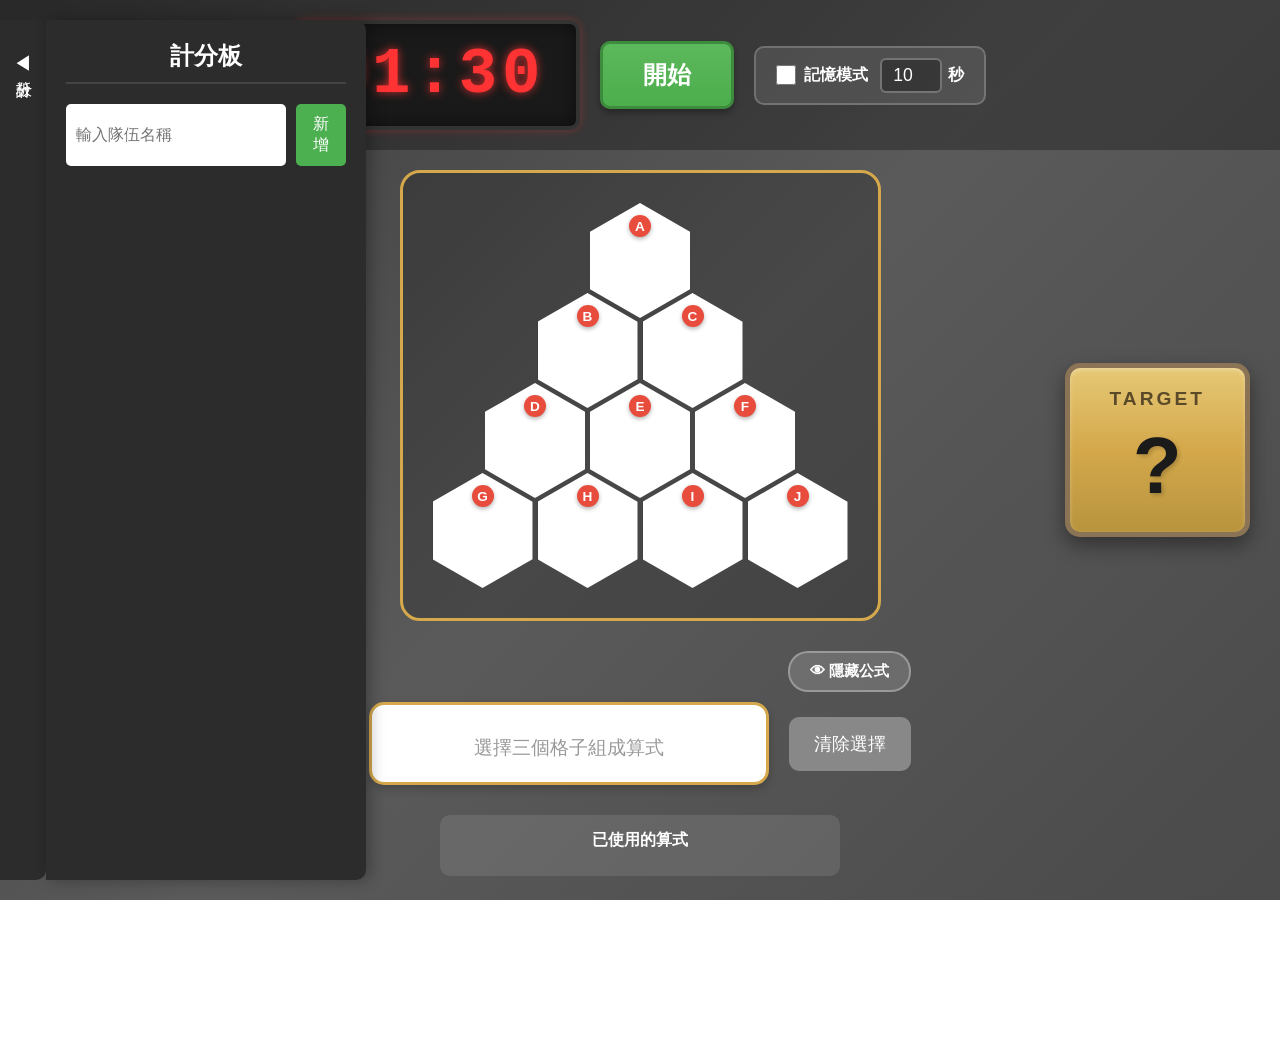
<file: index.html>
<!DOCTYPE html>
<html lang="zh-TW">
<head>
    <meta charset="UTF-8">
    <meta name="viewport" content="width=device-width, initial-scale=1.0">
    <title>方程式金字塔 Equation Pyramid</title>
    <link rel="stylesheet" href="styles.css">
</head>
<body>
    <!-- 頂部計時器區域 -->
    <header class="header">
        <div class="timer-container">
            <div class="seven-segment-display" id="timer">01:30</div>
            <button class="start-button" id="startBtn">開始</button>
            <div class="memory-mode-controls">
                <label class="memory-toggle-label">
                    <input type="checkbox" id="memoryModeToggle">
                    記憶模式
                </label>
                <div class="memory-seconds-container">
                    <input type="number" id="memorySeconds" class="memory-seconds-input" value="10" min="3" max="99">
                    <span>秒</span>
                </div>
            </div>
        </div>
    </header>

    <!-- 主遊戲區域 -->
    <main class="game-container">
        <!-- 左側計分板 -->
        <aside class="scoreboard-container" id="scoreboardContainer">
            <button class="scoreboard-toggle" id="scoreboardToggle">
                <span class="toggle-icon">◀</span>
                <span class="toggle-text">計分板</span>
            </button>
            <div class="scoreboard" id="scoreboard">
                <h2 class="scoreboard-title">計分板</h2>
                <div class="team-input-container">
                    <input type="text" id="teamNameInput" placeholder="輸入隊伍名稱" maxlength="20">
                    <button class="add-team-btn" id="addTeamBtn">新增</button>
                </div>
                <ul class="team-list" id="teamList">
                    <!-- 隊伍列表由 JS 動態生成 -->
                </ul>
            </div>
        </aside>

        <!-- 中央遊戲區 -->
        <section class="game-area">
            <!-- 六邊形金字塔 -->
            <div class="pyramid-container">
                <div class="memory-countdown-overlay" id="memoryCountdownOverlay"></div>
                <div class="pyramid">
                    <!-- 第一層 (1個) -->
                    <div class="pyramid-row row-1">
                        <div class="hexagon" data-index="0" data-letter="A">
                            <span class="hex-letter">A</span>
                            <span class="hex-content"></span>
                        </div>
                    </div>
                    <!-- 第二層 (2個) -->
                    <div class="pyramid-row row-2">
                        <div class="hexagon" data-index="1" data-letter="B">
                            <span class="hex-letter">B</span>
                            <span class="hex-content"></span>
                        </div>
                        <div class="hexagon" data-index="2" data-letter="C">
                            <span class="hex-letter">C</span>
                            <span class="hex-content"></span>
                        </div>
                    </div>
                    <!-- 第三層 (3個) -->
                    <div class="pyramid-row row-3">
                        <div class="hexagon" data-index="3" data-letter="D">
                            <span class="hex-letter">D</span>
                            <span class="hex-content"></span>
                        </div>
                        <div class="hexagon" data-index="4" data-letter="E">
                            <span class="hex-letter">E</span>
                            <span class="hex-content"></span>
                        </div>
                        <div class="hexagon" data-index="5" data-letter="F">
                            <span class="hex-letter">F</span>
                            <span class="hex-content"></span>
                        </div>
                    </div>
                    <!-- 第四層 (4個) -->
                    <div class="pyramid-row row-4">
                        <div class="hexagon" data-index="6" data-letter="G">
                            <span class="hex-letter">G</span>
                            <span class="hex-content"></span>
                        </div>
                        <div class="hexagon" data-index="7" data-letter="H">
                            <span class="hex-letter">H</span>
                            <span class="hex-content"></span>
                        </div>
                        <div class="hexagon" data-index="8" data-letter="I">
                            <span class="hex-letter">I</span>
                            <span class="hex-content"></span>
                        </div>
                        <div class="hexagon" data-index="9" data-letter="J">
                            <span class="hex-letter">J</span>
                            <span class="hex-content"></span>
                        </div>
                    </div>
                </div>
            </div>

            <!-- 公式顯示區 -->
            <div class="formula-section">
                <button class="formula-visibility-btn" id="formulaVisibilityBtn">👁 隱藏公式</button>
                <div class="formula-display" id="formulaDisplayWrapper">
                    <div class="formula-content" id="formulaDisplay">
                        <span class="formula-placeholder">選擇三個格子組成算式</span>
                    </div>
                    <button class="clear-selection-btn" id="clearSelectionBtn">清除選擇</button>
                </div>
                <div class="result-only-badge" id="resultOnlyBadge"></div>
            </div>

            <!-- 已使用算式列表 -->
            <div class="used-formulas-container">
                <h3 class="used-formulas-title">已使用的算式</h3>
                <div class="used-formulas-list" id="usedFormulasList">
                    <!-- 由 JS 動態生成 -->
                </div>
            </div>
        </section>

        <!-- 右側目標數字區 -->
        <aside class="target-container">
            <div class="target-box">
                <div class="target-label">TARGET</div>
                <div class="target-number" id="targetNumber">?</div>
            </div>
        </aside>
    </main>

    <!-- 音效 -->
    <audio id="correctSound" src="./sound/correct.mp3" preload="auto"></audio>
    <audio id="incorrectSound" src="./sound/incorrect.mp3" preload="auto"></audio>

    <footer class="page-footer">
        <a class="page-link" href="qualifier.html">前往資格賽頁面</a>
    </footer>

    <script src="script.js"></script>
</body>
</html>
</file>
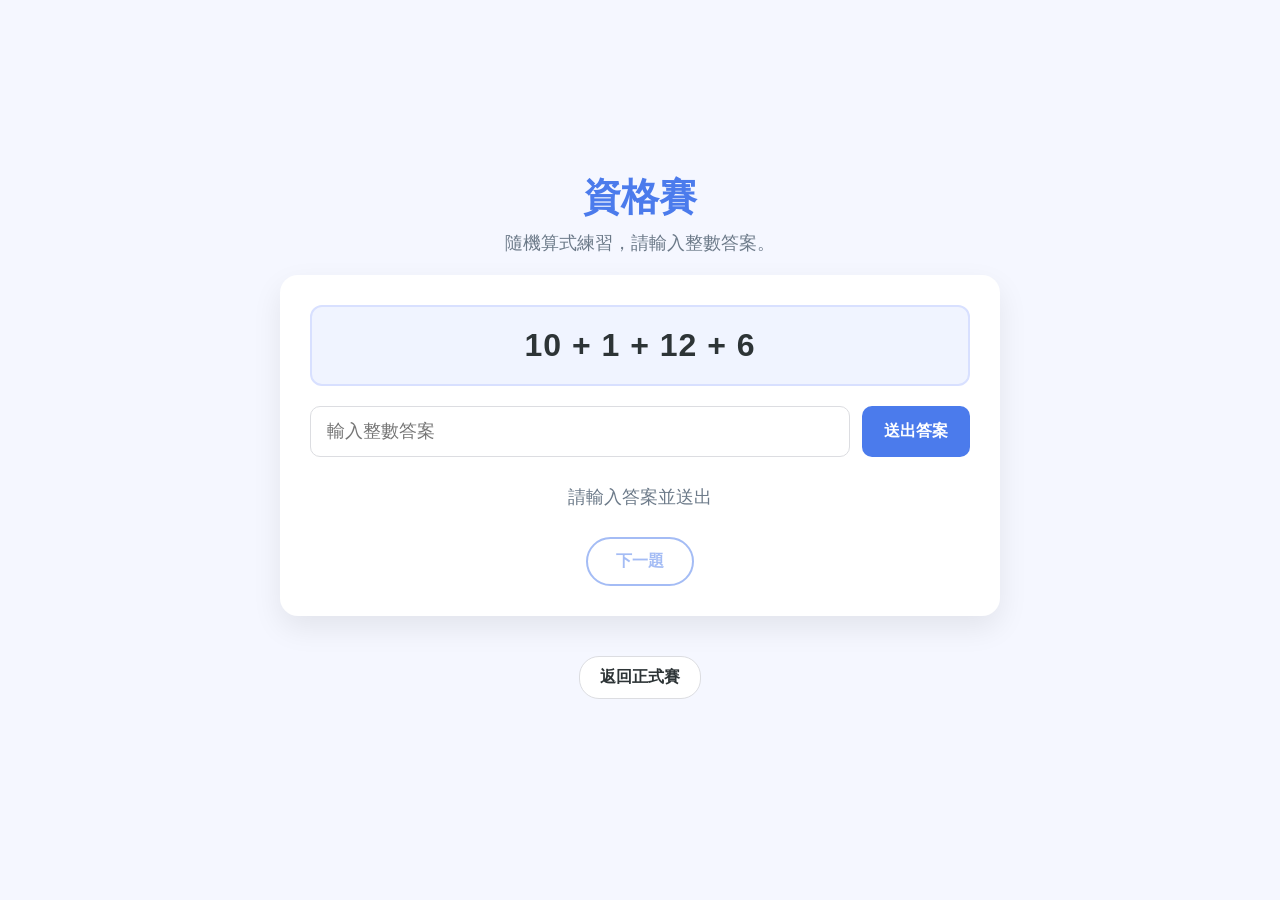
<file: qualifier.html>
<!DOCTYPE html>
<html lang="zh-TW">
<head>
    <meta charset="UTF-8">
    <meta name="viewport" content="width=device-width, initial-scale=1.0">
    <title>資格賽 | Equation Pyramid</title>
    <link rel="stylesheet" href="qualifier.css">
</head>
<body>
    <main class="qualifier">
        <header class="qualifier-header">
            <h1>資格賽</h1>
            <p>隨機算式練習，請輸入整數答案。</p>
        </header>

        <section class="card">
            <div class="equation" id="equationText">--</div>

            <div class="input-row">
                <input type="text" id="answerInput" placeholder="輸入整數答案" inputmode="numeric" />
                <button id="checkBtn">送出答案</button>
            </div>

            <div class="status" id="statusMessage">請輸入答案並送出</div>

            <div class="controls">
                <button id="nextBtn" disabled>下一題</button>
            </div>
        </section>

        <footer class="qualifier-footer">
            <a class="page-link" href="index.html">返回正式賽</a>
        </footer>
    </main>

    <audio id="correctSound" src="./sound/correct.mp3" preload="auto"></audio>
    <audio id="incorrectSound" src="./sound/incorrect.mp3" preload="auto"></audio>

    <script src="qualifier.js"></script>
</body>
</html>
</file>
<file: styles.css>
/* ===== CSS Reset ===== */
* {
    margin: 0;
    padding: 0;
    box-sizing: border-box;
}

/* ===== 字體 ===== */
@font-face {
    font-family: 'Seven Segment';
    src: local('Courier New');
}

/* ===== 全局樣式 ===== */
:root {
    --bg-color: #4a4a4a;
    --hex-bg: #ffffff;
    --hex-border: #333333;
    --hex-selected: #ffd700;
    --hex-hover: #f0f0f0;
    --target-bg: #d4a84b;
    --target-border: #8b7355;
    --text-dark: #333333;
    --text-light: #ffffff;
    --scoreboard-bg: #2c2c2c;
    --button-primary: #4CAF50;
    --button-danger: #f44336;
    --correct-color: #4CAF50;
    --incorrect-color: #f44336;
}

body {
    font-family: 'Microsoft JhengHei', 'PingFang TC', sans-serif;
    background: linear-gradient(135deg, #3a3a3a 0%, #5a5a5a 50%, #4a4a4a 100%);
    background-attachment: fixed;
    min-height: 100vh;
    color: var(--text-dark);
    overflow-x: hidden;
}

/* ===== 頁面導覽 ===== */
.page-footer {
    display: flex;
    justify-content: center;
    padding: 20px 0 40px;
}

.page-link {
    display: inline-block;
    padding: 12px 24px;
    background: rgba(255, 255, 255, 0.15);
    color: #fff;
    text-decoration: none;
    border: 2px solid rgba(255, 255, 255, 0.3);
    border-radius: 30px;
    font-weight: bold;
    transition: all 0.2s ease;
}

.page-link:hover {
    background: rgba(255, 255, 255, 0.25);
    transform: translateY(-2px);
}

/* ===== 頂部計時器區域 ===== */
.header {
    display: flex;
    justify-content: center;
    align-items: center;
    padding: 20px;
    background: rgba(0, 0, 0, 0.3);
}

.timer-container {
    display: flex;
    align-items: center;
    gap: 20px;
}

/* 7段顯示器風格計時器 */
.seven-segment-display {
    font-family: 'Courier New', monospace;
    font-size: 4rem;
    font-weight: bold;
    color: #ff3333;
    background: #1a1a1a;
    padding: 15px 30px;
    border-radius: 10px;
    border: 4px solid #333;
    box-shadow: 
        inset 0 0 20px rgba(0, 0, 0, 0.5),
        0 0 10px rgba(255, 51, 51, 0.3);
    letter-spacing: 5px;
    text-shadow: 0 0 10px rgba(255, 51, 51, 0.8);
}

.start-button {
    font-size: 1.5rem;
    font-weight: bold;
    padding: 15px 40px;
    background: linear-gradient(180deg, #5cb85c 0%, #4cae4c 100%);
    color: white;
    border: 3px solid #3d8b3d;
    border-radius: 10px;
    cursor: pointer;
    transition: all 0.3s ease;
    box-shadow: 0 4px 6px rgba(0, 0, 0, 0.3);
}

.start-button:hover {
    background: linear-gradient(180deg, #6fcf6f 0%, #5cb85c 100%);
    transform: translateY(-2px);
    box-shadow: 0 6px 8px rgba(0, 0, 0, 0.4);
}

.start-button:active {
    transform: translateY(0);
    box-shadow: 0 2px 4px rgba(0, 0, 0, 0.3);
}

.start-button:disabled {
    background: #888;
    border-color: #666;
    cursor: not-allowed;
    transform: none;
}

/* ===== 主遊戲區域 ===== */
.game-container {
    display: flex;
    justify-content: center;
    align-items: flex-start;
    padding: 20px;
    gap: 30px;
    min-height: calc(100vh - 120px);
}

/* ===== 左側計分板 ===== */
.scoreboard-container {
    position: fixed;
    left: 0;
    top: 20px;
    bottom: 20px;
    z-index: 100;
    display: flex;
    align-items: stretch;
}

.scoreboard-toggle {
    writing-mode: vertical-rl;
    text-orientation: mixed;
    background: var(--scoreboard-bg);
    color: var(--text-light);
    border: none;
    padding: 20px 10px;
    cursor: pointer;
    border-radius: 0 10px 10px 0;
    display: flex;
    align-items: center;
    gap: 10px;
    font-size: 1rem;
    transition: background 0.3s ease;
}

.scoreboard-toggle:hover {
    background: #3c3c3c;
}

.toggle-icon {
    font-size: 1.2rem;
    transition: transform 0.3s ease;
}

.scoreboard-container.collapsed .toggle-icon {
    transform: rotate(180deg);
}

.scoreboard {
    background: var(--scoreboard-bg);
    color: var(--text-light);
    width: 320px;
    height: calc(100vh - 40px);
    max-height: none;
    overflow-y: auto;
    overflow-x: hidden;
    padding: 20px;
    border-radius: 0 10px 10px 0;
    box-shadow: 4px 0 15px rgba(0, 0, 0, 0.3);
    transition: transform 0.3s ease, opacity 0.3s ease;
    display: flex;
    flex-direction: column;
}

.scoreboard-container.collapsed .scoreboard {
    transform: translateX(-100%);
    opacity: 0;
    pointer-events: none;
}

.scoreboard-title {
    text-align: center;
    margin-bottom: 20px;
    font-size: 1.5rem;
    border-bottom: 2px solid #444;
    padding-bottom: 10px;
}

.team-input-container {
    display: flex;
    gap: 10px;
    margin-bottom: 20px;
}

.team-input-container input {
    flex: 1;
    padding: 10px;
    border: none;
    border-radius: 5px;
    font-size: 1rem;
}

.add-team-btn {
    padding: 10px 15px;
    background: var(--button-primary);
    color: white;
    border: none;
    border-radius: 5px;
    cursor: pointer;
    font-size: 1rem;
    transition: background 0.3s ease;
}

.add-team-btn:hover {
    background: #45a049;
}

.team-list {
    list-style: none;
    flex: 1;
    overflow-y: auto;
}

.team-item {
    display: flex;
    align-items: center;
    justify-content: space-between;
    padding: 12px;
    background: #3a3a3a;
    margin-bottom: 10px;
    border-radius: 8px;
    transition: background 0.3s ease;
}

.team-item:hover {
    background: #444;
}

.team-name {
    font-size: 1.1rem;
    flex: 1;
    overflow: hidden;
    text-overflow: ellipsis;
    white-space: nowrap;
}

.team-score {
    font-size: 1.5rem;
    font-weight: bold;
    margin: 0 15px;
    min-width: 40px;
    text-align: center;
}

.team-controls {
    display: flex;
    gap: 5px;
}

.score-btn {
    width: 32px;
    height: 32px;
    border: none;
    border-radius: 5px;
    cursor: pointer;
    font-size: 1.2rem;
    font-weight: bold;
    transition: all 0.2s ease;
}

.score-btn.plus {
    background: var(--button-primary);
    color: white;
}

.score-btn.minus {
    background: var(--button-danger);
    color: white;
}

.score-btn:hover {
    transform: scale(1.1);
}

.delete-team-btn {
    background: transparent;
    border: none;
    color: #888;
    cursor: pointer;
    font-size: 1.2rem;
    padding: 5px;
    margin-left: 5px;
    transition: color 0.3s ease;
}

.delete-team-btn:hover {
    color: var(--button-danger);
}

/* ===== 中央遊戲區 ===== */
.game-area {
    display: flex;
    flex-direction: column;
    align-items: center;
    gap: 30px;
}

/* ===== 六邊形金字塔 ===== */
.pyramid-container {
    padding: 30px;
    background: rgba(0, 0, 0, 0.2);
    border-radius: 20px;
    border: 3px solid #d4a84b;
    position: relative;
}

/* 時間結束灰階遮罩 */
.pyramid-container.time-ended::after {
    content: '時間結束';
    position: absolute;
    top: 0;
    left: 0;
    right: 0;
    bottom: 0;
    background: rgba(50, 50, 50, 0.85);
    border-radius: 17px;
    display: flex;
    align-items: center;
    justify-content: center;
    font-size: 3rem;
    font-weight: bold;
    color: #ff6b6b;
    text-shadow: 2px 2px 4px rgba(0, 0, 0, 0.5);
    z-index: 10;
    animation: fadeIn 0.5s ease;
}

@keyframes fadeIn {
    from {
        opacity: 0;
    }
    to {
        opacity: 1;
    }
}

.pyramid {
    display: flex;
    flex-direction: column;
    align-items: center;
    gap: 0px;
}

.pyramid-row {
    display: flex;
    justify-content: center;
    gap: 5px;
    margin-top: -25px;
}

.pyramid-row:first-child {
    margin-top: 0;
}

/* 六邊形格子 */
.hexagon {
    width: 100px;
    height: 115px;
    background: var(--hex-bg);
    clip-path: polygon(50% 0%, 100% 25%, 100% 75%, 50% 100%, 0% 75%, 0% 25%);
    display: flex;
    flex-direction: column;
    align-items: center;
    justify-content: center;
    cursor: pointer;
    transition: all 0.3s ease;
    position: relative;
    box-shadow: 0 4px 8px rgba(0, 0, 0, 0.3);
}

.hexagon::before {
    content: '';
    position: absolute;
    top: 3px;
    left: 3px;
    right: 3px;
    bottom: 3px;
    background: var(--hex-bg);
    clip-path: polygon(50% 0%, 100% 25%, 100% 75%, 50% 100%, 0% 75%, 0% 25%);
    z-index: -1;
}

.hexagon:hover {
    background: var(--hex-hover);
    transform: scale(1.05);
}

.hexagon.selected {
    background: var(--hex-selected);
    transform: scale(1.1);
    box-shadow: 0 0 20px rgba(255, 215, 0, 0.6);
}

.hexagon.disabled {
    cursor: not-allowed;
    opacity: 0.7;
}

.hex-letter {
    position: absolute;
    top: 12px;
    font-size: 0.85rem;
    font-weight: bold;
    color: #fff;
    background: #e74c3c;
    width: 22px;
    height: 22px;
    border-radius: 50%;
    display: flex;
    align-items: center;
    justify-content: center;
    box-shadow: 0 2px 4px rgba(0, 0, 0, 0.3);
}

.hex-content {
    font-size: 2rem;
    font-weight: bold;
    color: var(--text-dark);
    margin-top: 10px;
}

/* ===== 公式顯示區 ===== */
.formula-display {
    display: flex;
    align-items: center;
    gap: 20px;
}

.formula-content {
    background: white;
    padding: 20px 40px;
    border-radius: 15px;
    font-size: 2rem;
    font-weight: bold;
    min-width: 400px;
    text-align: center;
    box-shadow: 0 4px 10px rgba(0, 0, 0, 0.2);
    border: 3px solid #d4a84b;
}

.formula-placeholder {
    color: #999;
    font-size: 1.2rem;
    font-weight: normal;
}

.formula-result {
    margin-left: 20px;
    padding: 5px 15px;
    border-radius: 8px;
    font-weight: bold;
}

.formula-result.correct {
    background: var(--correct-color);
    color: white;
}

.formula-result.incorrect {
    background: var(--incorrect-color);
    color: white;
}

.clear-selection-btn {
    padding: 15px 25px;
    background: #888;
    color: white;
    border: none;
    border-radius: 10px;
    cursor: pointer;
    font-size: 1.1rem;
    transition: background 0.3s ease;
}

.clear-selection-btn:hover {
    background: #666;
}

/* ===== 已使用算式列表 ===== */
.used-formulas-container {
    background: rgba(255, 255, 255, 0.1);
    padding: 15px 25px;
    border-radius: 10px;
    min-width: 400px;
}

.used-formulas-title {
    color: var(--text-light);
    font-size: 1rem;
    margin-bottom: 10px;
    text-align: center;
}

.used-formulas-list {
    display: flex;
    flex-wrap: wrap;
    gap: 10px;
    justify-content: center;
    max-height: 100px;
    overflow-y: auto;
}

.used-formula-item {
    background: rgba(255, 255, 255, 0.2);
    color: var(--text-light);
    padding: 5px 12px;
    border-radius: 5px;
    font-size: 0.9rem;
}

/* ===== 右側目標數字區 ===== */
.target-container {
    position: fixed;
    right: 30px;
    top: 50%;
    transform: translateY(-50%);
}

.target-box {
    background: linear-gradient(180deg, #e6c875 0%, #d4a84b 50%, #b8943e 100%);
    border: 5px solid #8b7355;
    border-radius: 15px;
    padding: 20px 40px;
    text-align: center;
    box-shadow: 
        0 8px 20px rgba(0, 0, 0, 0.4),
        inset 0 2px 4px rgba(255, 255, 255, 0.3);
}

.target-label {
    font-size: 1.2rem;
    font-weight: bold;
    color: #5a4a2a;
    letter-spacing: 3px;
    margin-bottom: 10px;
}

.target-number {
    font-size: 5rem;
    font-weight: bold;
    color: #1a1a1a;
    text-shadow: 2px 2px 4px rgba(0, 0, 0, 0.2);
}

/* ===== 響應式設計 ===== */
@media (max-width: 1200px) {
    .target-container {
        position: relative;
        right: auto;
        top: auto;
        transform: none;
    }
    
    .game-container {
        flex-direction: column;
        align-items: center;
    }
}

@media (max-width: 768px) {
    .seven-segment-display {
        font-size: 2.5rem;
        padding: 10px 20px;
    }
    
    .hexagon {
        width: 70px;
        height: 81px;
    }
    
    .hex-content {
        font-size: 1.5rem;
    }
    
    .hex-letter {
        font-size: 0.7rem;
        top: 10px;
    }
    
    .formula-content {
        min-width: 300px;
        font-size: 1.5rem;
        padding: 15px 25px;
    }
    
    .target-number {
        font-size: 3rem;
    }
    
    .scoreboard {
        width: 280px;
    }
}

/* ===== 動畫效果 ===== */
@keyframes pulse {
    0%, 100% { transform: scale(1); }
    50% { transform: scale(1.05); }
}

@keyframes shake {
    0%, 100% { transform: translateX(0); }
    25% { transform: translateX(-5px); }
    75% { transform: translateX(5px); }
}

.correct-animation {
    animation: pulse 0.5s ease-in-out;
}

.incorrect-animation {
    animation: shake 0.5s ease-in-out;
}

/* 選擇順序指示器 */
.selection-order {
    position: absolute;
    bottom: 15px;
    width: 24px;
    height: 24px;
    background: #ff6b6b;
    color: white;
    border-radius: 50%;
    display: flex;
    align-items: center;
    justify-content: center;
    font-size: 0.9rem;
    font-weight: bold;
}

/* ===== 記憶模式控制區 ===== */
.memory-mode-controls {
    display: flex;
    align-items: center;
    gap: 12px;
    background: rgba(255, 255, 255, 0.1);
    padding: 10px 20px;
    border-radius: 10px;
    border: 2px solid rgba(255, 255, 255, 0.2);
}

.memory-toggle-label {
    display: flex;
    align-items: center;
    gap: 8px;
    cursor: pointer;
    font-size: 1rem;
    font-weight: bold;
    color: white;
    user-select: none;
}

.memory-toggle-label input[type="checkbox"] {
    width: 20px;
    height: 20px;
    cursor: pointer;
    accent-color: #ff8c00;
}

.memory-seconds-container {
    display: flex;
    align-items: center;
    gap: 6px;
    color: white;
    font-size: 1rem;
    font-weight: bold;
}

.memory-seconds-input {
    width: 62px;
    padding: 5px 8px;
    border-radius: 6px;
    border: 2px solid rgba(255, 255, 255, 0.3);
    background: rgba(0, 0, 0, 0.3);
    color: white;
    font-size: 1.1rem;
    text-align: center;
}

.memory-seconds-input:focus {
    outline: none;
    border-color: #ff8c00;
}

/* ===== 記憶模式倒數覆蓋層 ===== */
.memory-countdown-overlay {
    display: none;
    position: absolute;
    top: 12px;
    right: 12px;
    background: rgba(255, 120, 0, 0.92);
    color: white;
    padding: 8px 16px;
    border-radius: 20px;
    font-size: 1.1rem;
    font-weight: bold;
    z-index: 5;
    animation: pulse 1s ease-in-out infinite;
    pointer-events: none;
    box-shadow: 0 3px 10px rgba(0, 0, 0, 0.3);
}

.memory-countdown-overlay.active {
    display: block;
}

.memory-countdown-overlay.locked {
    background: rgba(130, 60, 200, 0.92);
    animation: none;
}

/* ===== 記憶模式：格子內容隱藏 ===== */
.hex-content.memory-hidden {
    color: #bbb;
    font-size: 1.8rem;
}

/* ===== 公式顯示區（重構） ===== */
.formula-section {
    display: flex;
    flex-direction: column;
    align-items: center;
    gap: 10px;
}

.formula-visibility-btn {
    padding: 8px 20px;
    background: rgba(255, 255, 255, 0.15);
    color: white;
    border: 2px solid rgba(255, 255, 255, 0.3);
    border-radius: 20px;
    cursor: pointer;
    font-size: 0.95rem;
    font-weight: bold;
    transition: all 0.2s ease;
    align-self: flex-end;
}

.formula-visibility-btn:hover {
    background: rgba(255, 255, 255, 0.28);
    transform: translateY(-1px);
}

.formula-display.formula-hidden {
    display: none;
}

/* ===== 結果徽章（公式隱藏時顯示） ===== */
.result-only-badge {
    display: none;
    padding: 18px 40px;
    border-radius: 15px;
    font-size: 2.2rem;
    font-weight: bold;
    color: white;
    text-align: center;
    min-width: 220px;
    box-shadow: 0 4px 15px rgba(0, 0, 0, 0.35);
    animation: fadeIn 0.2s ease;
}

.result-only-badge.active {
    display: block;
}

.result-only-badge.correct {
    background: var(--correct-color);
}

.result-only-badge.incorrect {
    background: var(--incorrect-color);
}
</file>
<file: qualifier.css>
* {
    margin: 0;
    padding: 0;
    box-sizing: border-box;
}

:root {
    --primary: #4b7bec;
    --accent: #20bf6b;
    --danger: #eb3b5a;
    --bg: #f5f7ff;
    --text: #2d3436;
    --muted: #6c7a89;
    --card: #ffffff;
}

body {
    font-family: 'Microsoft JhengHei', 'PingFang TC', sans-serif;
    background: var(--bg);
    color: var(--text);
    min-height: 100vh;
    display: flex;
    justify-content: center;
    align-items: center;
    padding: 30px 15px 60px;
}

.qualifier {
    width: 100%;
    max-width: 720px;
    display: flex;
    flex-direction: column;
    align-items: center;
    gap: 20px;
}

.qualifier-header {
    text-align: center;
}

.qualifier-header h1 {
    font-size: 2.4rem;
    color: var(--primary);
    margin-bottom: 8px;
}

.qualifier-header p {
    color: var(--muted);
    font-size: 1.1rem;
}

.card {
    width: 100%;
    background: var(--card);
    padding: 30px;
    border-radius: 18px;
    box-shadow: 0 12px 30px rgba(0, 0, 0, 0.08);
    display: flex;
    flex-direction: column;
    gap: 20px;
}

.equation {
    font-size: 2rem;
    font-weight: bold;
    text-align: center;
    padding: 20px;
    border-radius: 12px;
    background: #f0f4ff;
    border: 2px solid #d8e0ff;
    letter-spacing: 1px;
}

.input-row {
    display: flex;
    gap: 12px;
}

.input-row input {
    flex: 1;
    padding: 14px 16px;
    border-radius: 10px;
    border: 1px solid #dcdde1;
    font-size: 1.1rem;
}

.input-row button {
    padding: 14px 22px;
    background: var(--primary);
    color: white;
    border: none;
    border-radius: 10px;
    font-size: 1rem;
    font-weight: bold;
    cursor: pointer;
    transition: all 0.2s ease;
}

.input-row button:hover {
    transform: translateY(-1px);
    background: #3867d6;
}

.status {
    text-align: center;
    font-size: 1.1rem;
    color: var(--muted);
    min-height: 28px;
    border-radius: 12px;
    padding: 8px 0;
    transition: all 0.2s ease;
}

.status.success {
    font-size: 1.8rem;
    font-weight: bold;
    color: #fff;
    background: linear-gradient(135deg, #20bf6b, #0fb357);
    padding: 18px 24px;
    border-radius: 14px;
    box-shadow: 0 4px 16px rgba(32, 191, 107, 0.45);
    animation: popIn 0.3s cubic-bezier(0.175, 0.885, 0.32, 1.275);
    letter-spacing: 1px;
}

.status.error {
    font-size: 1.8rem;
    font-weight: bold;
    color: #fff;
    background: linear-gradient(135deg, #eb3b5a, #c0392b);
    padding: 18px 24px;
    border-radius: 14px;
    box-shadow: 0 4px 16px rgba(235, 59, 90, 0.45);
    animation: shake 0.4s ease;
    letter-spacing: 1px;
}

@keyframes popIn {
    0%   { transform: scale(0.7); opacity: 0; }
    100% { transform: scale(1);   opacity: 1; }
}

@keyframes shake {
    0%, 100% { transform: translateX(0); }
    20%       { transform: translateX(-8px); }
    40%       { transform: translateX(8px); }
    60%       { transform: translateX(-6px); }
    80%       { transform: translateX(6px); }
}

.controls {
    display: flex;
    justify-content: center;
}

.controls button {
    padding: 12px 28px;
    border: 2px solid var(--primary);
    background: transparent;
    color: var(--primary);
    border-radius: 30px;
    font-size: 1rem;
    font-weight: bold;
    cursor: pointer;
    transition: all 0.2s ease;
}

.controls button:disabled {
    opacity: 0.5;
    cursor: not-allowed;
}

.controls button:not(:disabled):hover {
    background: var(--primary);
    color: white;
}

.qualifier-footer {
    margin-top: 20px;
}

.page-link {
    display: inline-block;
    padding: 10px 20px;
    border-radius: 20px;
    text-decoration: none;
    background: white;
    border: 1px solid #dcdde1;
    color: var(--text);
    font-weight: bold;
    transition: all 0.2s ease;
}

.page-link:hover {
    border-color: var(--primary);
    color: var(--primary);
}

@media (max-width: 640px) {
    .input-row {
        flex-direction: column;
    }

    .equation {
        font-size: 1.6rem;
    }
}
</file>
